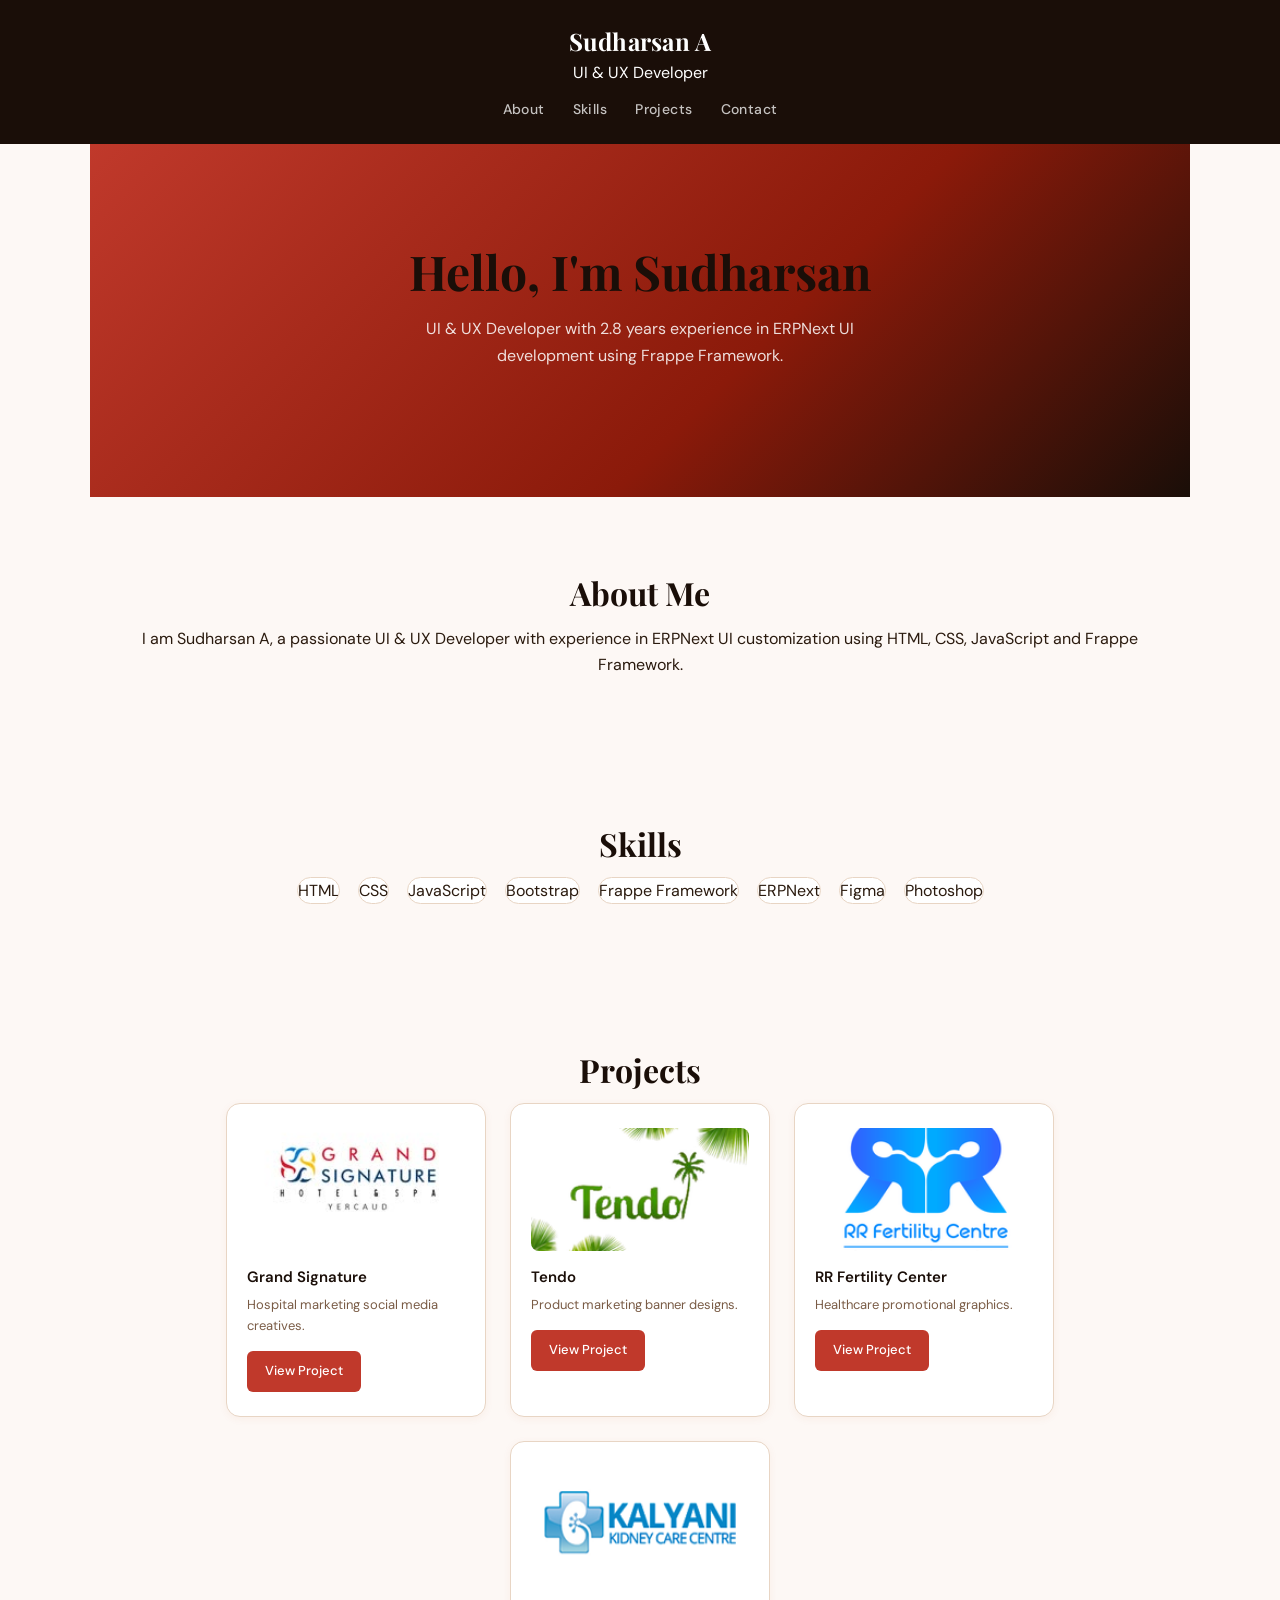
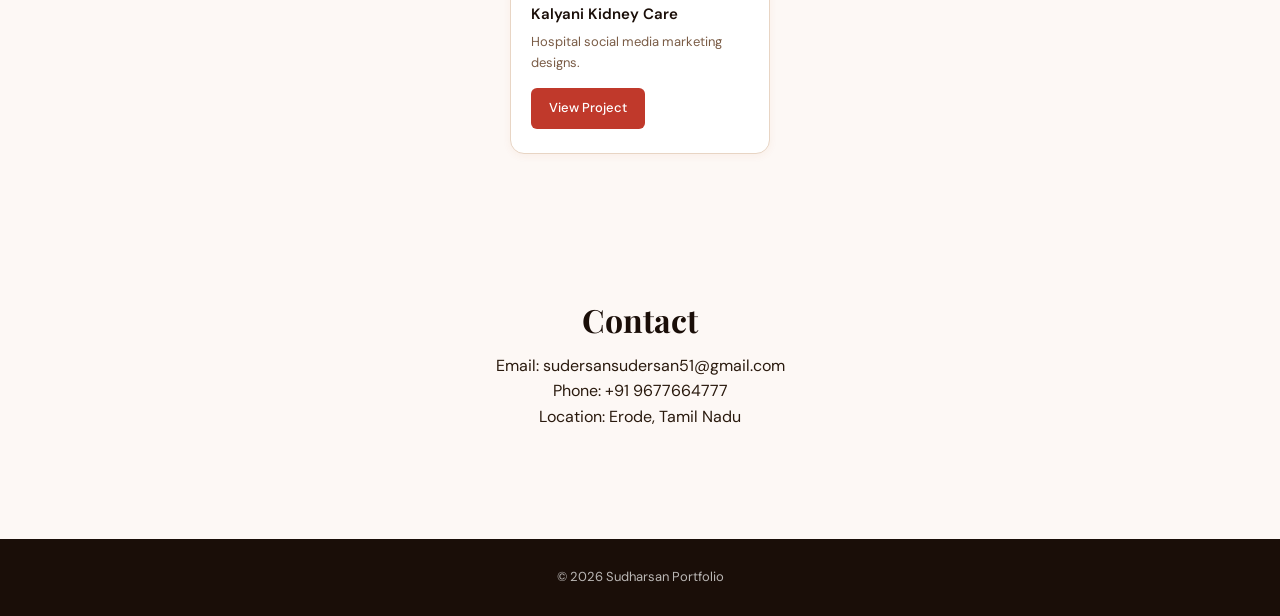
<file: index.html>
<!DOCTYPE html>
<html>

<head>

<title>Sudharsan Portfolio</title>
<link rel="stylesheet" href="style.css">

</head>

<body>

<header>

<h1>Sudharsan A</h1>
<p>UI & UX Developer</p>

<nav>

<a href="#about">About</a>
<a href="#skills">Skills</a>
<a href="#projects">Projects</a>
<a href="#contact">Contact</a>

</nav>

</header>


<section class="hero">

<h2>Hello, I'm Sudharsan</h2>

<p>
UI & UX Developer with 2.8 years experience in ERPNext UI
development using Frappe Framework.
</p>

</section>


<section id="about">

<h2>About Me</h2>

<p>
I am Sudharsan A, a passionate UI & UX Developer
with experience in ERPNext UI customization
using HTML, CSS, JavaScript and Frappe Framework.
</p>

</section>


<section id="skills">

<h2>Skills</h2>

<div class="skills">

<div class="card">HTML</div>
<div class="card">CSS</div>
<div class="card">JavaScript</div>
<div class="card">Bootstrap</div>
<div class="card">Frappe Framework</div>
<div class="card">ERPNext</div>
<div class="card">Figma</div>
<div class="card">Photoshop</div>

</div>

</section>


<section id="projects">

<h2>Projects</h2>

<div class="projects">

<div class="project-card">

<img src="logo1.jpg">

<h3>Grand Signature</h3>

<p>Hospital marketing social media creatives.</p>

<a href="grand-signature.html" class="btn">View Project</a>

</div>


<div class="project-card">

<img src="logo4.png">

<h3>Tendo</h3>

<p>Product marketing banner designs.</p>

<a href="tendo.html" class="btn">View Project</a>

</div>


<div class="project-card">

<img src="logo2.png">

<h3>RR Fertility Center</h3>

<p>Healthcare promotional graphics.</p>

<a href="rr-fertility.html" class="btn">View Project</a>

</div>


<div class="project-card">

<img src="logo3.png">

<h3>Kalyani Kidney Care</h3>

<p>Hospital social media marketing designs.</p>

<a href="kalyani-kidney.html" class="btn">View Project</a>

</div>

</div>

</section>


<section id="contact">

<h2>Contact</h2>

<p>Email: sudersansudersan51@gmail.com</p>
<p>Phone: +91 9677664777</p>
<p>Location: Erode, Tamil Nadu</p>

</section>


<footer>

<p>© 2026 Sudharsan Portfolio</p>

</footer>

</body>

</html>
</file>
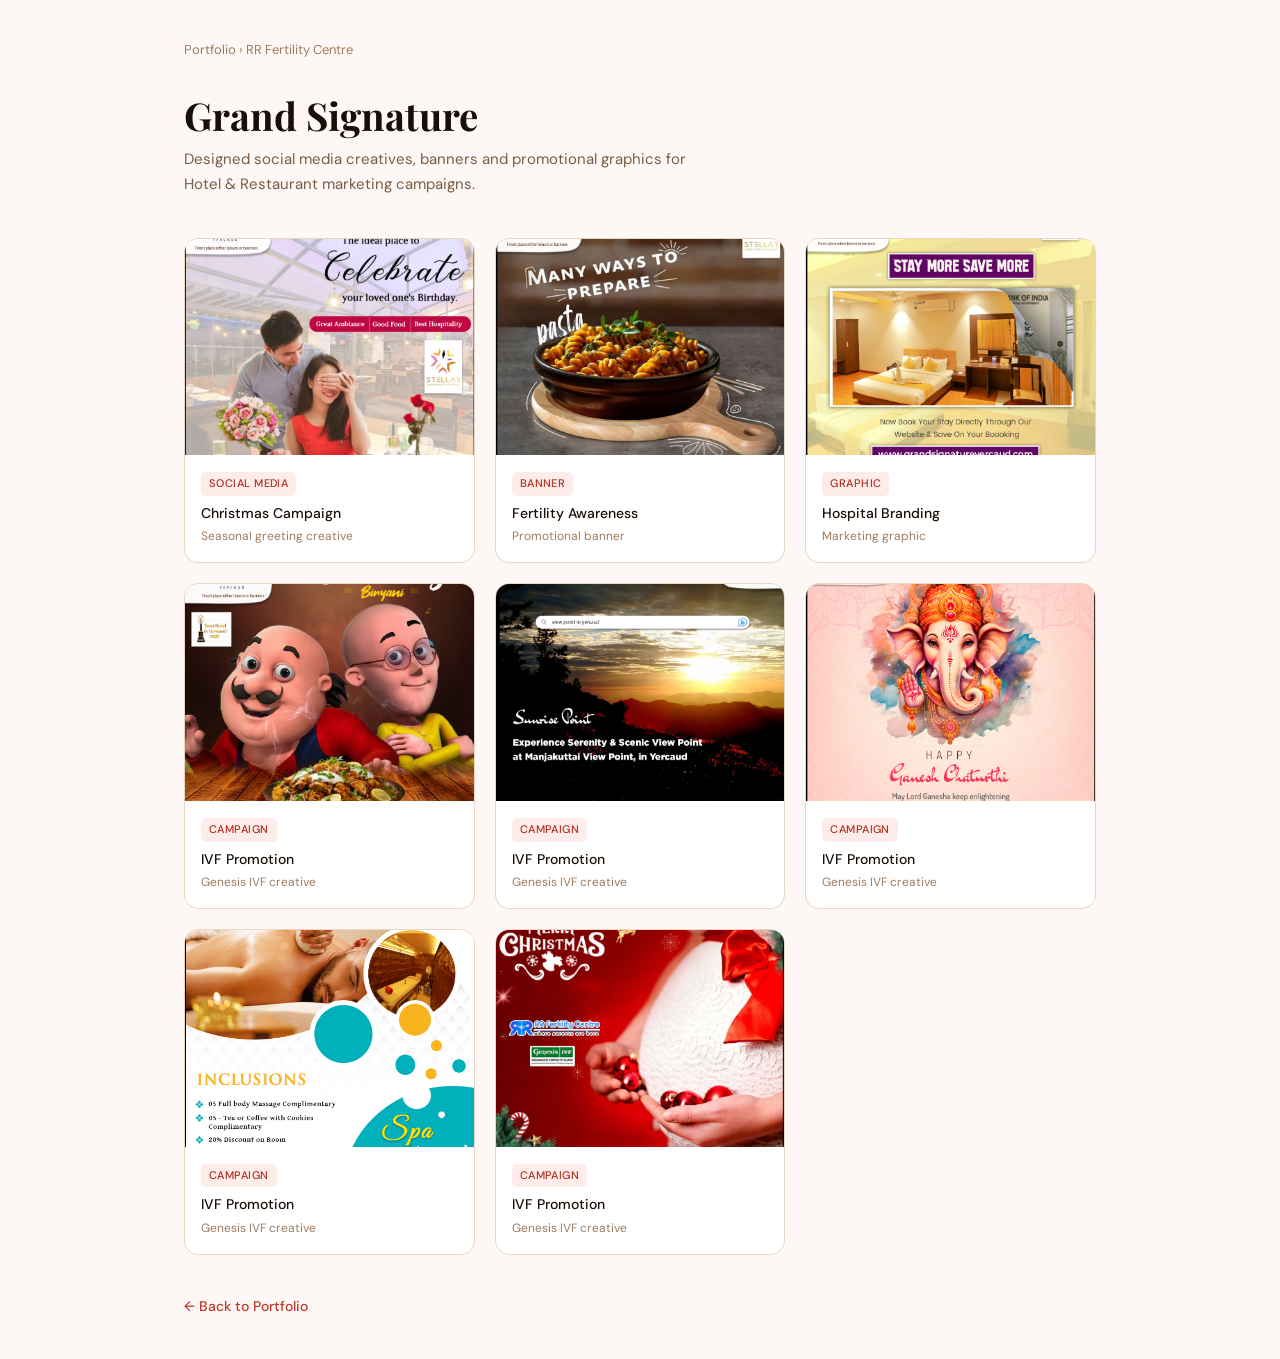
<file: grand-signature.html>
<!DOCTYPE html>
<html lang="en">
<head>
  <meta charset="UTF-8">
  <meta name="viewport" content="width=device-width, initial-scale=1.0">
  <title>Grand Signature – Portfolio</title>
  <link rel="preconnect" href="https://fonts.googleapis.com">
  <link href="https://fonts.googleapis.com/css2?family=Playfair+Display:wght@600&family=DM+Sans:wght@400;500&display=swap" rel="stylesheet">
  <link rel="stylesheet" href="style.css">
</head>
<body>
  <div class="page-wrap">
    <div class="breadcrumb">
      <a href="../index.html">Portfolio</a> › RR Fertility Centre
    </div>
    <div class="page-header">
      <h1>Grand Signature</h1>
      <p>Designed social media creatives, banners and promotional graphics for Hotel & Restaurant marketing campaigns.</p>
    </div>
    <div class="gallery">
      <div class="card">
        <img src="1.png" alt="Christmas Campaign" class="card-img">
        <div class="card-body">
          <span class="card-tag">Social Media</span>
          <div class="card-title">Christmas Campaign</div>
          <div class="card-sub">Seasonal greeting creative</div>
        </div>
      </div>
      <div class="card">
        <img src="2.png" alt="Fertility Awareness" class="card-img">
        <div class="card-body">
          <span class="card-tag">Banner</span>
          <div class="card-title">Fertility Awareness</div>
          <div class="card-sub">Promotional banner</div>
        </div>
      </div>
      <div class="card">
        <img src="3.png" alt="Hospital Branding" class="card-img">
        <div class="card-body">
          <span class="card-tag">Graphic</span>
          <div class="card-title">Hospital Branding</div>
          <div class="card-sub">Marketing graphic</div>
        </div>
      </div>
      <div class="card">
        <img src="5.png" alt="IVF Promotion" class="card-img">
        <div class="card-body">
          <span class="card-tag">Campaign</span>
          <div class="card-title">IVF Promotion</div>
          <div class="card-sub">Genesis IVF creative</div>
        </div>
      </div>

       <div class="card">
        <img src="6.png" alt="IVF Promotion" class="card-img">
        <div class="card-body">
          <span class="card-tag">Campaign</span>
          <div class="card-title">IVF Promotion</div>
          <div class="card-sub">Genesis IVF creative</div>
        </div>
      </div>

       <div class="card">
        <img src="7.png" alt="IVF Promotion" class="card-img">
        <div class="card-body">
          <span class="card-tag">Campaign</span>
          <div
            class="card-title">IVF Promotion</div>
          <div class="card-sub">Genesis IVF creative</div>
        </div>
      </div>

       <div class="card">
        <img src="8.png" alt="IVF Promotion" class="card-img">
        <div class="card-body">
          <span class="card-tag">Campaign</span>
          <div class="card-title">IVF Promotion</div>
          <div class="card-sub">Genesis IVF creative</div>
        </div>
      </div>

       <div class="card">
        <img src="9.png" alt="IVF Promotion" class="card-img">
        <div class="card-body">
          <span class="card-tag">Campaign</span>
          <div class="card-title">IVF Promotion</div>
          <div class="card-sub">Genesis IVF creative</div>
        </div>
      </div>
    </div>
    <a class="back-link" href="../index.html">← Back to Portfolio</a>
  </div>
</body>
</html>
</file>
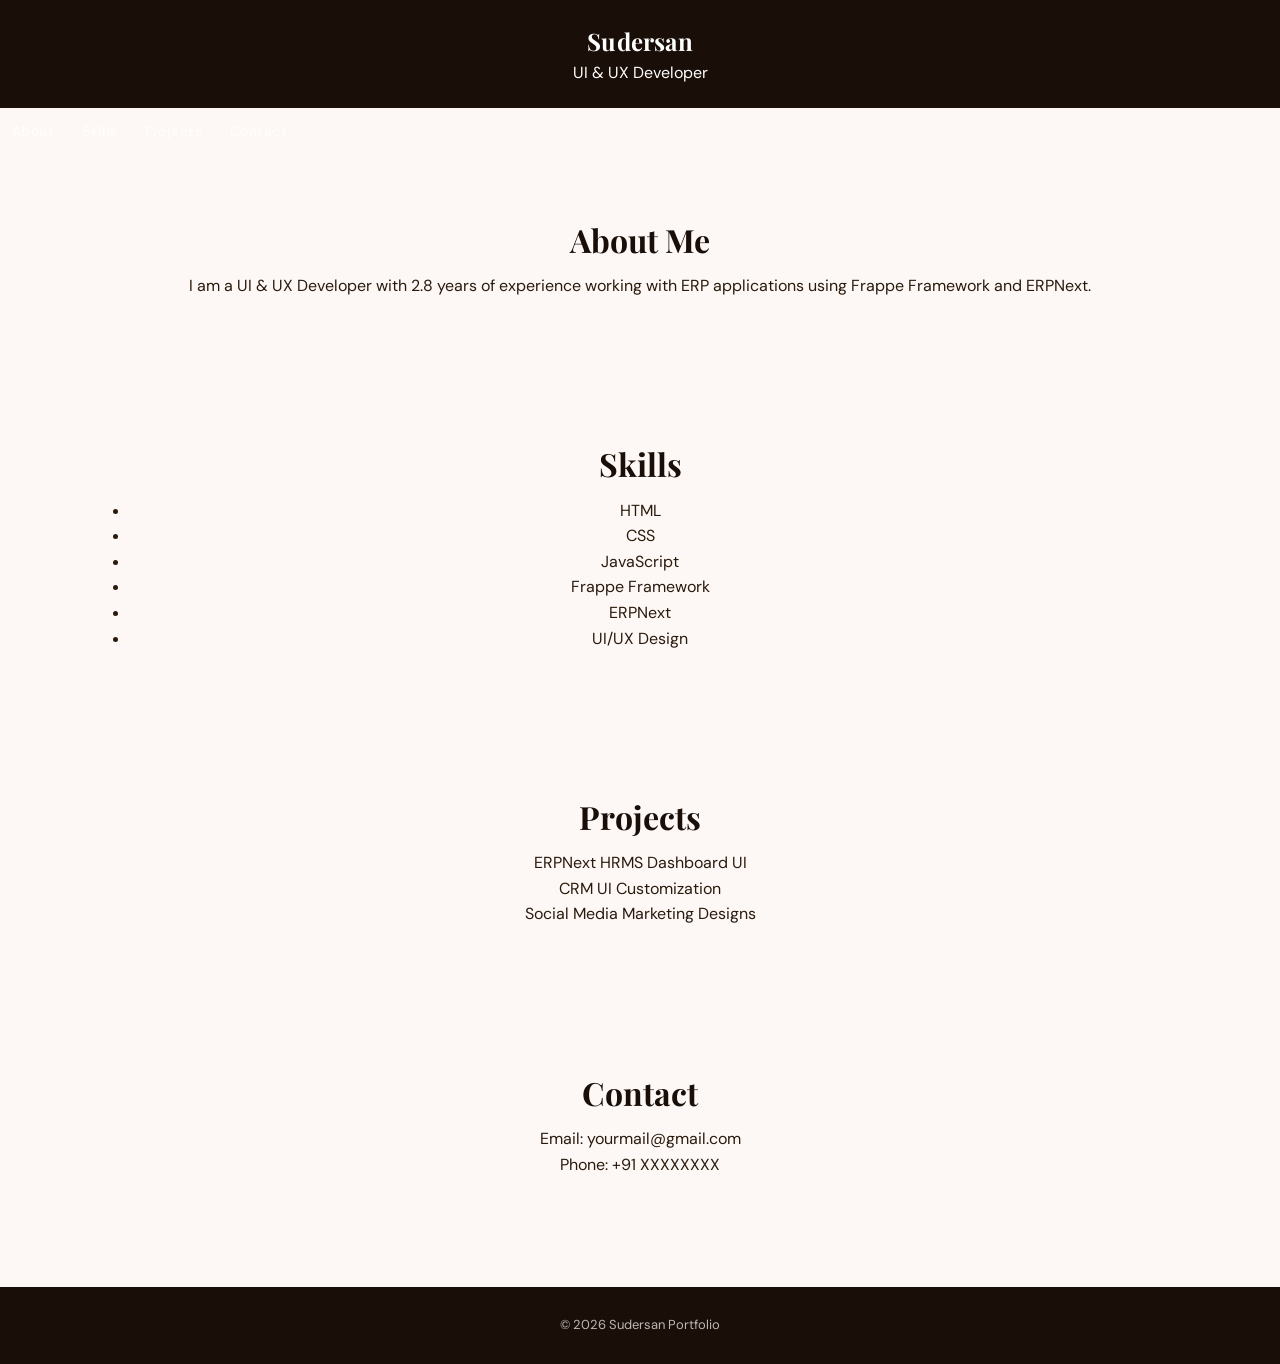
<file: portfolio.html>
<!DOCTYPE html>
<html>
<head>
    <title>Sudersan Portfolio</title>
    <link rel="stylesheet" href="style.css">
</head>

<body>

<header>
    <h1>Sudersan</h1>
    <p>UI & UX Developer</p>
</header>

<nav>
    <a href="#about">About</a>
    <a href="#skills">Skills</a>
    <a href="#projects">Projects</a>
    <a href="#contact">Contact</a>
</nav>

<section id="about">
    <h2>About Me</h2>
    <p>I am a UI & UX Developer with 2.8 years of experience working with ERP applications using Frappe Framework and ERPNext.</p>
</section>

<section id="skills">
    <h2>Skills</h2>
    <ul>
        <li>HTML</li>
        <li>CSS</li>
        <li>JavaScript</li>
        <li>Frappe Framework</li>
        <li>ERPNext</li>
        <li>UI/UX Design</li>
    </ul>
</section>

<section id="projects">
    <h2>Projects</h2>
    <p>ERPNext HRMS Dashboard UI</p>
    <p>CRM UI Customization</p>
    <p>Social Media Marketing Designs</p>
</section>

<section id="contact">
    <h2>Contact</h2>
    <p>Email: yourmail@gmail.com</p>
    <p>Phone: +91 XXXXXXXX</p>
</section>

<footer>
    <p>© 2026 Sudersan Portfolio</p>
</footer>

</body>
</html>
</file>
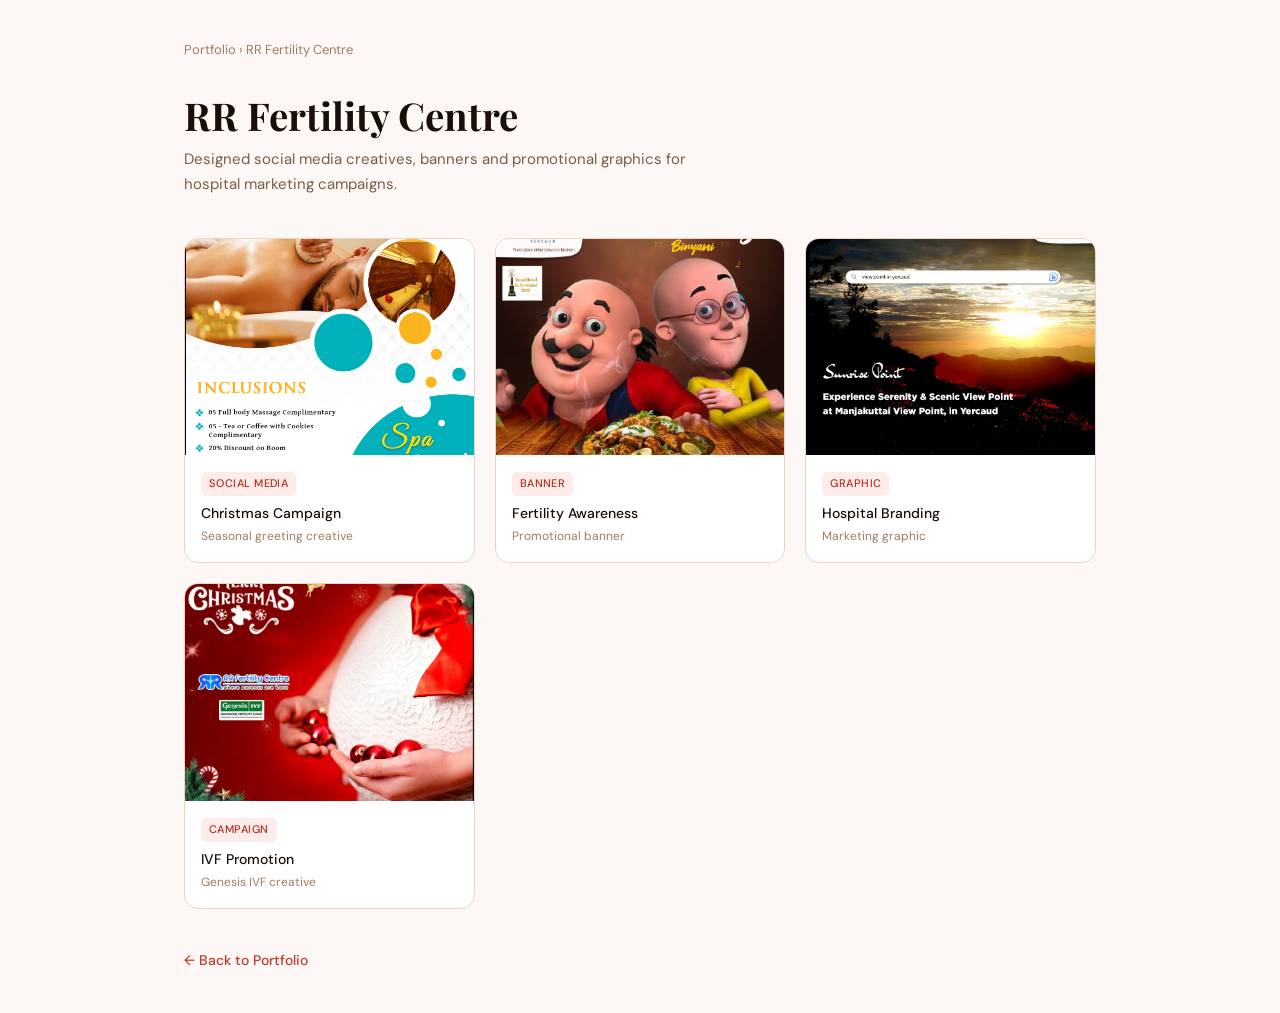
<file: rr-fertility.html>
<!DOCTYPE html>
<html lang="en">
<head>
  <meta charset="UTF-8">
  <meta name="viewport" content="width=device-width, initial-scale=1.0">
  <title>RR Fertility Centre – Portfolio</title>
  <link rel="preconnect" href="https://fonts.googleapis.com">
  <link href="https://fonts.googleapis.com/css2?family=Playfair+Display:wght@600&family=DM+Sans:wght@400;500&display=swap" rel="stylesheet">
  <link rel="stylesheet" href="style.css">
</head>
<body>
  <div class="page-wrap">
    <div class="breadcrumb">
      <a href="../index.html">Portfolio</a> › RR Fertility Centre
    </div>
    <div class="page-header">
      <h1>RR Fertility Centre</h1>
      <p>Designed social media creatives, banners and promotional graphics for hospital marketing campaigns.</p>
    </div>
    <div class="gallery">
      <div class="card">
        <img src="8.png" alt="Christmas Campaign" class="card-img">
        <div class="card-body">
          <span class="card-tag">Social Media</span>
          <div class="card-title">Christmas Campaign</div>
          <div class="card-sub">Seasonal greeting creative</div>
        </div>
      </div>
      <div class="card">
        <img src="5.png" alt="Fertility Awareness" class="card-img">
        <div class="card-body">
          <span class="card-tag">Banner</span>
          <div class="card-title">Fertility Awareness</div>
          <div class="card-sub">Promotional banner</div>
        </div>
      </div>
      <div class="card">
        <img src="6.png" alt="Hospital Branding" class="card-img">
        <div class="card-body">
          <span class="card-tag">Graphic</span>
          <div class="card-title">Hospital Branding</div>
          <div class="card-sub">Marketing graphic</div>
        </div>
      </div>
      <div class="card">
        <img src="9.png" alt="IVF Promotion" class="card-img">
        <div class="card-body">
          <span class="card-tag">Campaign</span>
          <div class="card-title">IVF Promotion</div>
          <div class="card-sub">Genesis IVF creative</div>
        </div>
      </div>
    </div>
    <a class="back-link" href="../index.html">← Back to Portfolio</a>
  </div>
</body>
</html>
</file>
<file: style.css>
/* ============================================
   PORTFOLIO — UNIFIED STYLESHEET
   ============================================ */

@import url('https://fonts.googleapis.com/css2?family=Playfair+Display:wght@600;700&family=DM+Sans:wght@400;500;600&display=swap');

/* ── Reset & Base ── */
* {
  margin: 0;
  padding: 0;
  box-sizing: border-box;
}

body {
  font-family: 'DM Sans', Arial, sans-serif;
  background: #fdf8f5;
  color: #2a1a0e;
  line-height: 1.6;
}

/* ── Header ── */
header {
  background: #1a0e08;
  color: white;
  text-align: center;
  padding: 22px 20px;
  position: sticky;
  top: 0;
  z-index: 100;
}

header h1,
header .site-title {
  font-family: 'Playfair Display', serif;
  font-size: 1.5rem;
  font-weight: 700;
  letter-spacing: 0.01em;
}

/* ── Nav ── */
nav {
  margin-top: 10px;
}

nav a {
  color: rgba(255, 255, 255, 0.75);
  margin: 0 12px;
  text-decoration: none;
  font-weight: 500;
  font-size: 14px;
  letter-spacing: 0.03em;
  transition: color 0.2s;
}

nav a:hover {
  color: #f4a57a;
}

/* ── Hero ── */
.hero {
  background: linear-gradient(135deg, #c0392b 0%, #8b1a0a 60%, #1a0e08 100%);
  color: white;
  text-align: center;
  padding: 100px 20px;
}

.hero h2 {
  font-family: 'Playfair Display', serif;
  font-size: 3rem;
  font-weight: 700;
  line-height: 1.15;
  margin-bottom: 16px;
}

.hero p {
  font-size: 16px;
  opacity: 0.85;
  max-width: 500px;
  margin: 0 auto 28px;
  line-height: 1.7;
}

.hero .btn {
  background: white;
  color: #c0392b;
  padding: 12px 28px;
  border-radius: 6px;
  font-weight: 600;
  font-size: 14px;
  text-decoration: none;
  display: inline-block;
  transition: transform 0.2s, box-shadow 0.2s;
}

.hero .btn:hover {
  transform: translateY(-2px);
  box-shadow: 0 8px 20px rgba(0, 0, 0, 0.2);
}

/* ── Section wrapper ── */
section {
  padding: 70px 40px;
  text-align: center;
  max-width: 1100px;
  margin: 0 auto;
}

section h2 {
  font-family: 'Playfair Display', serif;
  font-size: 2rem;
  color: #1a0e08;
  margin-bottom: 8px;
}

section .section-sub {
  font-size: 15px;
  color: #9e7c60;
  margin-bottom: 40px;
}

/* ── Skills ── */
.skills {
  display: flex;
  justify-content: center;
  flex-wrap: wrap;
  gap: 18px;
}

/* skill card — renamed to .skill-card to avoid conflict with .card */
.skill-card {
  background: white;
  padding: 22px 18px;
  width: 140px;
  border-radius: 12px;
  border: 0.5px solid #e8d5c4;
  box-shadow: 0 2px 8px rgba(180, 80, 40, 0.06);
  font-size: 14px;
  font-weight: 500;
  color: #2a1a0e;
  transition: transform 0.2s, box-shadow 0.2s;
}

.skill-card:hover {
  transform: translateY(-4px);
  box-shadow: 0 8px 20px rgba(180, 80, 40, 0.12);
}

.skill-card .skill-icon {
  font-size: 28px;
  margin-bottom: 10px;
  display: block;
}

/* ── Projects grid ── */
.projects {
  display: flex;
  flex-wrap: wrap;
  justify-content: center;
  gap: 24px;
}

.project-card {
  background: white;
  width: 260px;
  padding: 24px 20px;
  border-radius: 14px;
  border: 0.5px solid #e8d5c4;
  box-shadow: 0 2px 8px rgba(180, 80, 40, 0.06);
  text-align: left;
  transition: transform 0.22s ease, box-shadow 0.22s ease;
}

.project-card:hover {
  transform: translateY(-5px);
  box-shadow: 0 12px 32px rgba(180, 80, 40, 0.12);
}

.project-card img {
  width: 100%;
  aspect-ratio: 16 / 9;
  object-fit: cover;
  border-radius: 8px;
  display: block;
  margin-bottom: 14px;
}

.project-card h3 {
  font-size: 15px;
  font-weight: 600;
  color: #1a0e08;
  margin-bottom: 6px;
}

.project-card p {
  font-size: 13px;
  color: #7a5c46;
  line-height: 1.6;
  margin-bottom: 14px;
}

/* ── Buttons ── */
.btn {
  display: inline-block;
  background: #c0392b;
  color: white;
  padding: 10px 18px;
  border-radius: 6px;
  font-size: 13px;
  font-weight: 500;
  text-decoration: none;
  transition: background 0.2s, transform 0.2s;
}

.btn:hover {
  background: #a93226;
  transform: translateY(-1px);
}

/* ── Footer ── */
footer {
  background: #1a0e08;
  color: rgba(255, 255, 255, 0.7);
  text-align: center;
  padding: 28px 20px;
  font-size: 13px;
  margin-top: 40px;
}

footer a {
  color: #f4a57a;
  text-decoration: none;
}

/* ============================================
   PROJECT DETAIL PAGES (e.g. RR Fertility)
   ============================================ */

.page-wrap {
  max-width: 960px;
  margin: 0 auto;
  padding: 2.5rem 1.5rem;
}

/* Breadcrumb */
.breadcrumb {
  font-size: 13px;
  color: #9e7c60;
  margin-bottom: 2rem;
}

.breadcrumb a {
  color: #9e7c60;
  text-decoration: none;
}

.breadcrumb a:hover {
  color: #c0392b;
}

/* Page header */
.page-header {
  margin-bottom: 2.5rem;
}

.page-header h1 {
  font-family: 'Playfair Display', serif;
  font-size: 2.4rem;
  color: #1a0e08;
  line-height: 1.15;
}

.page-header p {
  margin-top: 0.6rem;
  font-size: 15px;
  color: #7a5c46;
  max-width: 520px;
  line-height: 1.7;
}

/* Gallery grid — project image cards */
.gallery {
  display: grid;
  grid-template-columns: repeat(auto-fill, minmax(220px, 1fr));
  gap: 20px;
  justify-content: center;
  margin-top: 0;
}

/* Card — project detail image card */
.card {
  background: #fff;
  border-radius: 14px;
  overflow: hidden;
  border: 0.5px solid #e8d5c4;
  transition: transform 0.22s ease, box-shadow 0.22s ease;
  cursor: pointer;
}

.card:hover {
  transform: translateY(-5px);
  box-shadow: 0 12px 32px rgba(180, 80, 40, 0.12);
}

/* Card image */
.card-img {
  width: 100%;
  aspect-ratio: 4 / 3;
  object-fit: cover;
  display: block;
}

/* Card body */
.card-body {
  padding: 14px 16px 16px;
}

.card-tag {
  display: inline-block;
  font-size: 11px;
  font-weight: 500;
  letter-spacing: 0.04em;
  text-transform: uppercase;
  background: #fdecea;
  color: #b03020;
  border-radius: 5px;
  padding: 3px 8px;
  margin-bottom: 8px;
}

.card-title {
  font-size: 14px;
  font-weight: 500;
  color: #1a0e08;
  line-height: 1.4;
}

.card-sub {
  font-size: 12px;
  color: #9e7c60;
  margin-top: 4px;
}

/* Back link */
.back-link {
  display: inline-flex;
  align-items: center;
  gap: 6px;
  margin-top: 2.5rem;
  font-size: 14px;
  font-weight: 500;
  color: #c0392b;
  text-decoration: none;
  transition: gap 0.2s;
}

.back-link:hover {
  gap: 10px;
}

/* Divider */
hr.divider {
  border: none;
  border-top: 0.5px solid #e8d5c4;
  margin: 2rem 0;
}

/* ── Responsive ── */
@media (max-width: 768px) {
  .hero h2 {
    font-size: 2rem;
  }

  section {
    padding: 50px 20px;
  }

  .projects {
    flex-direction: column;
    align-items: center;
  }

  .project-card {
    width: 100%;
    max-width: 400px;
  }

  .gallery {
    grid-template-columns: repeat(auto-fill, minmax(160px, 1fr));
  }

  .page-header h1 {
    font-size: 1.8rem;
  }
}
</file>
